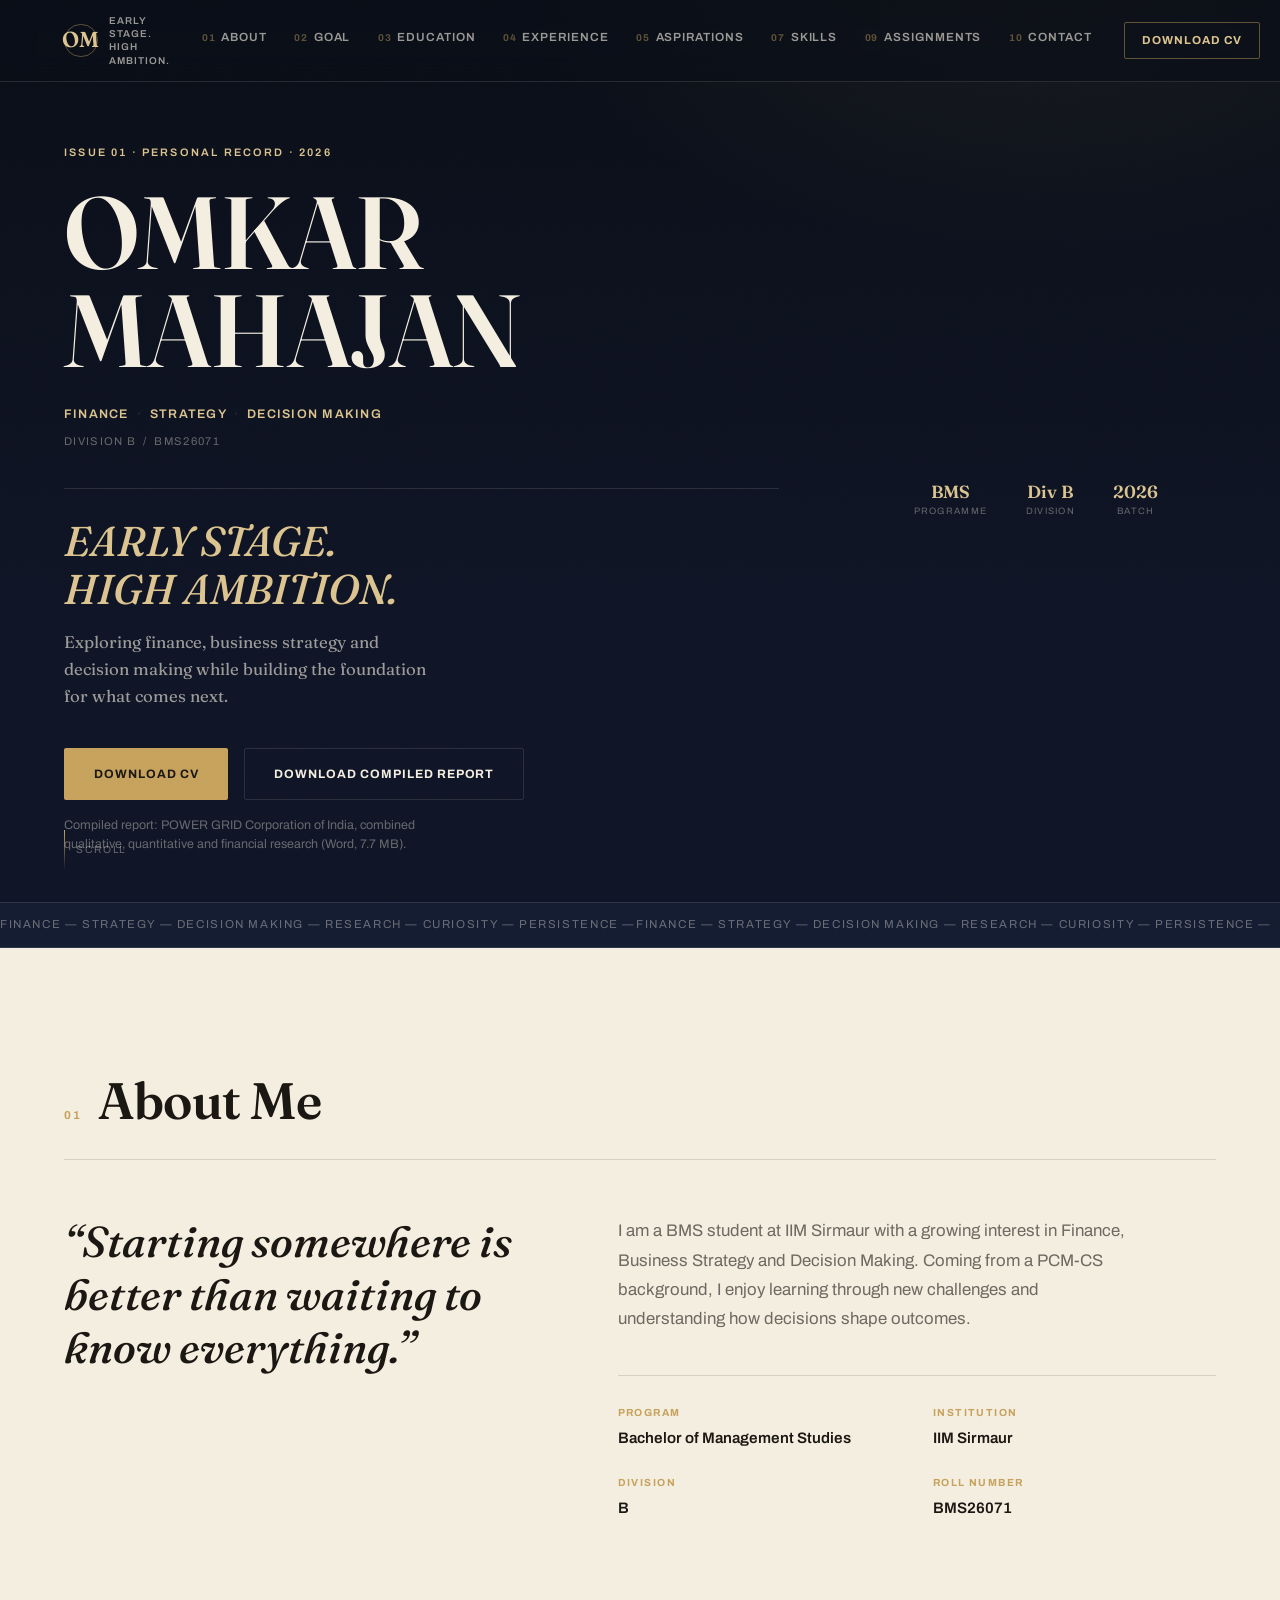
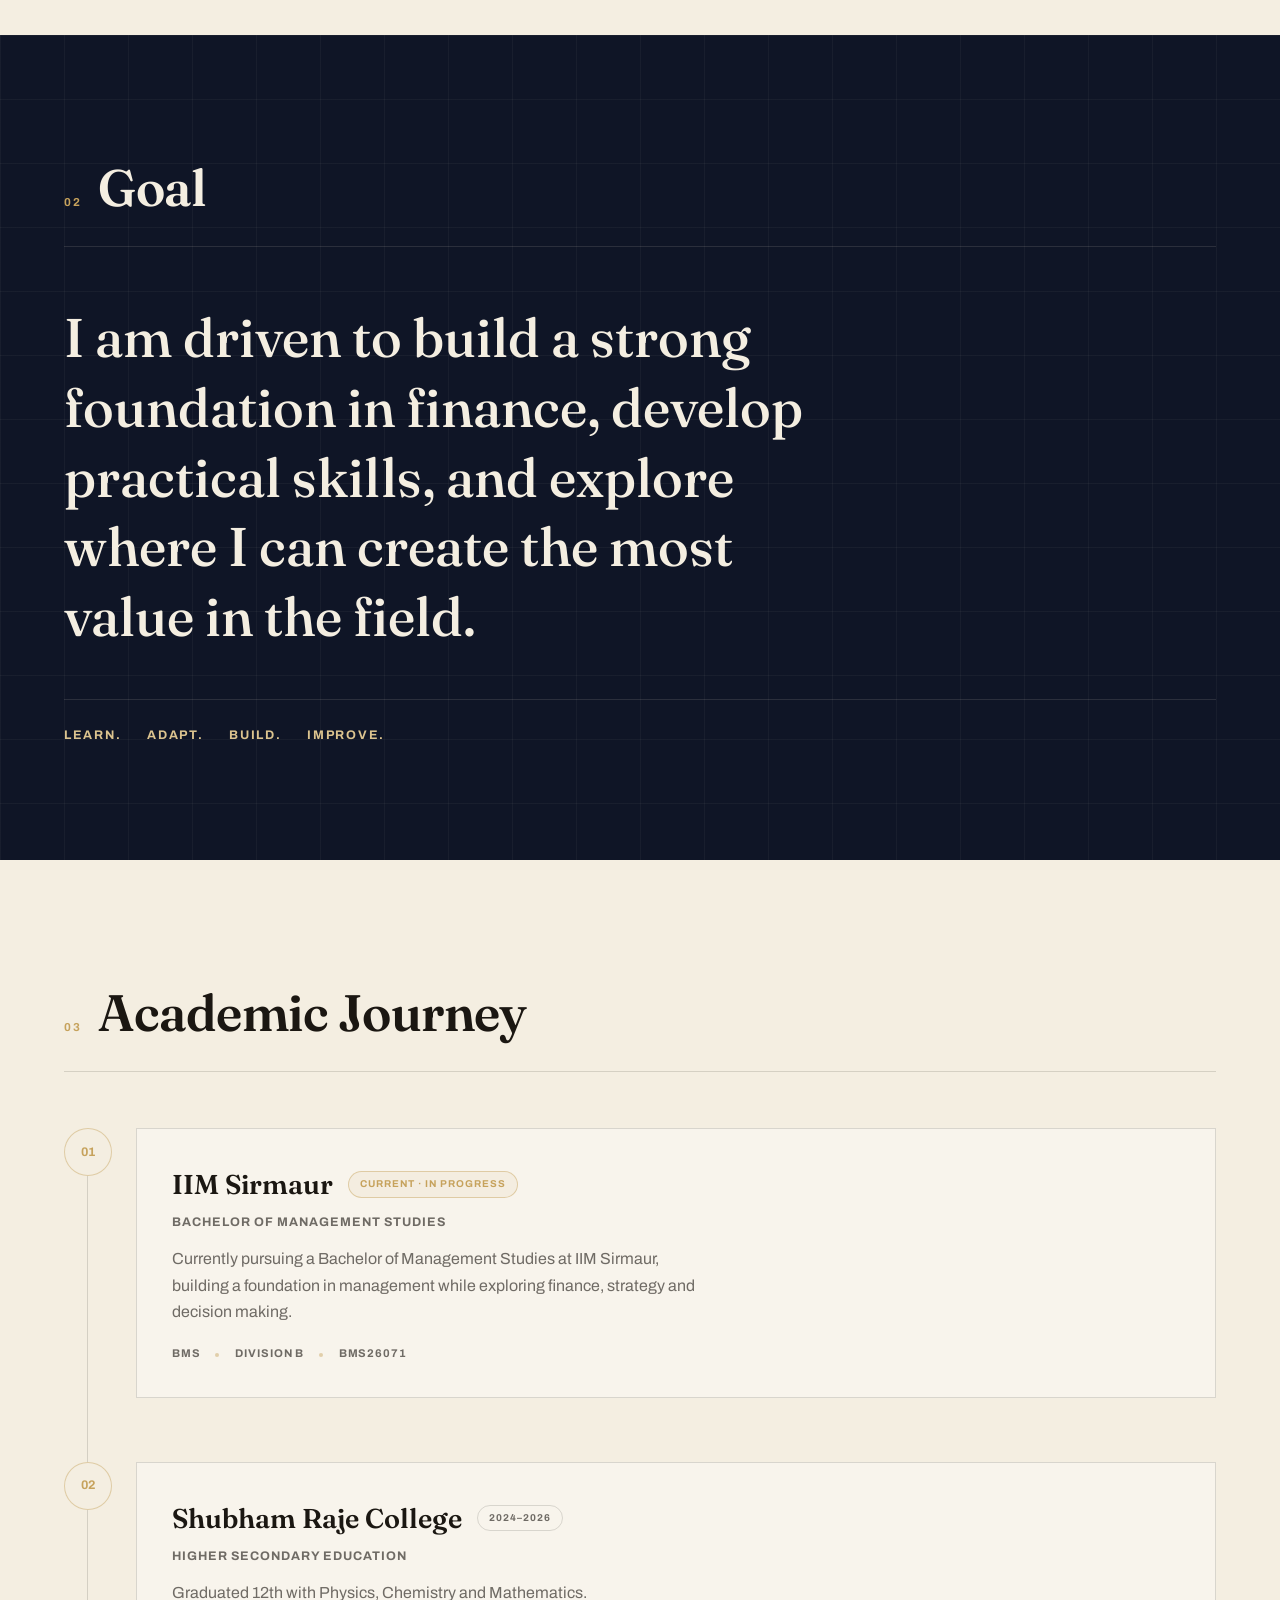
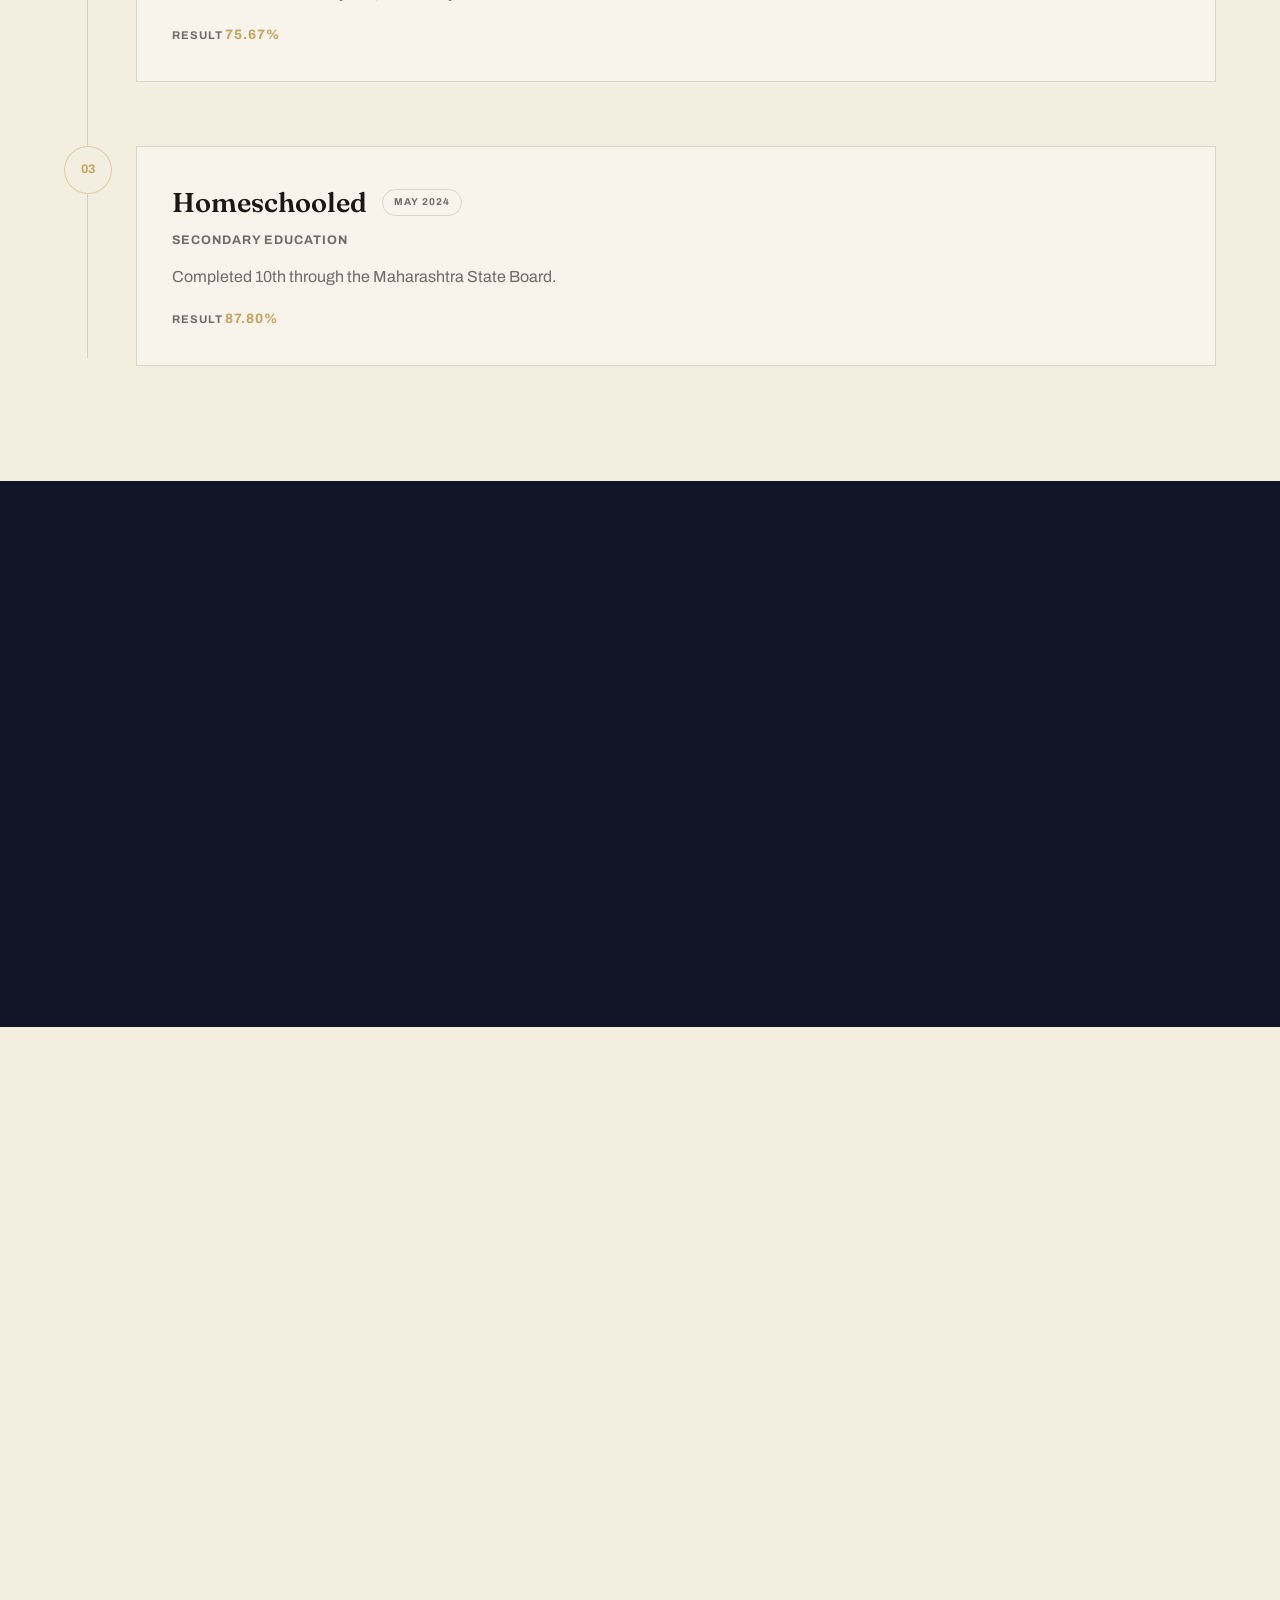
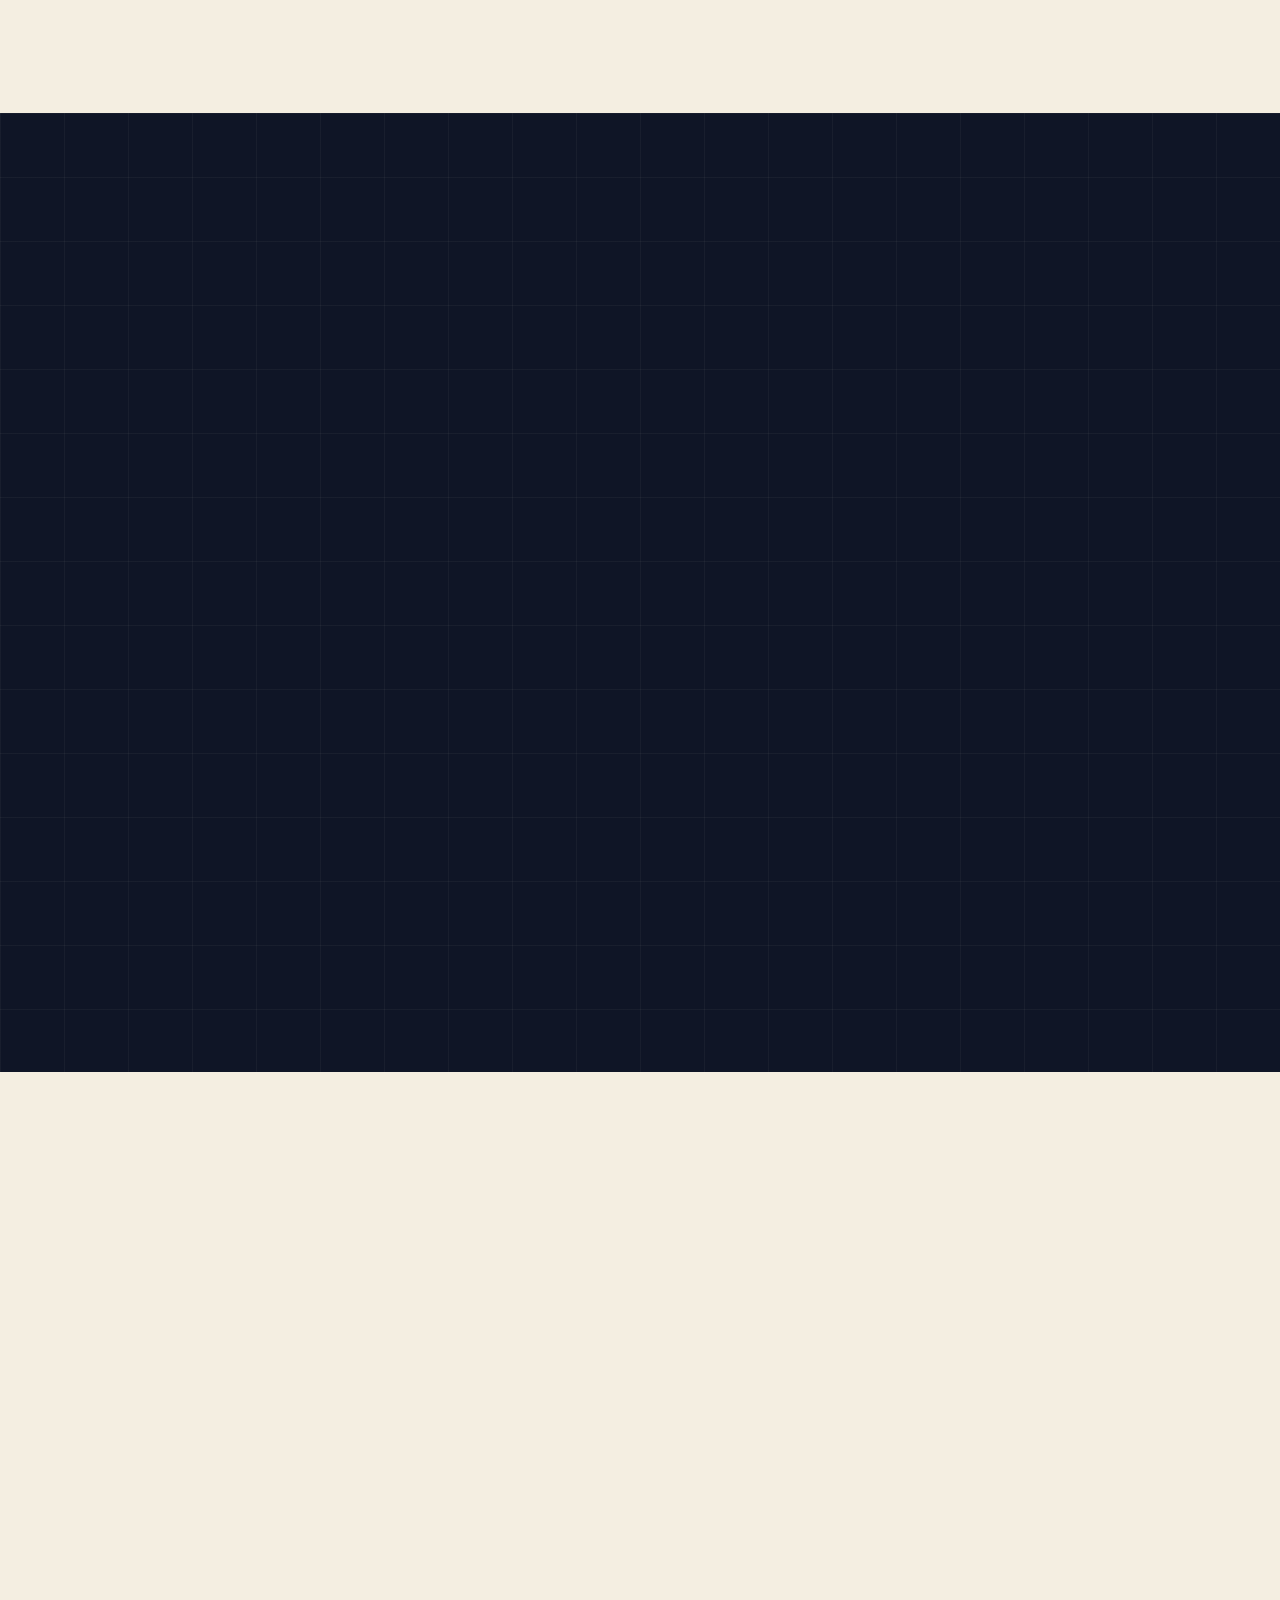
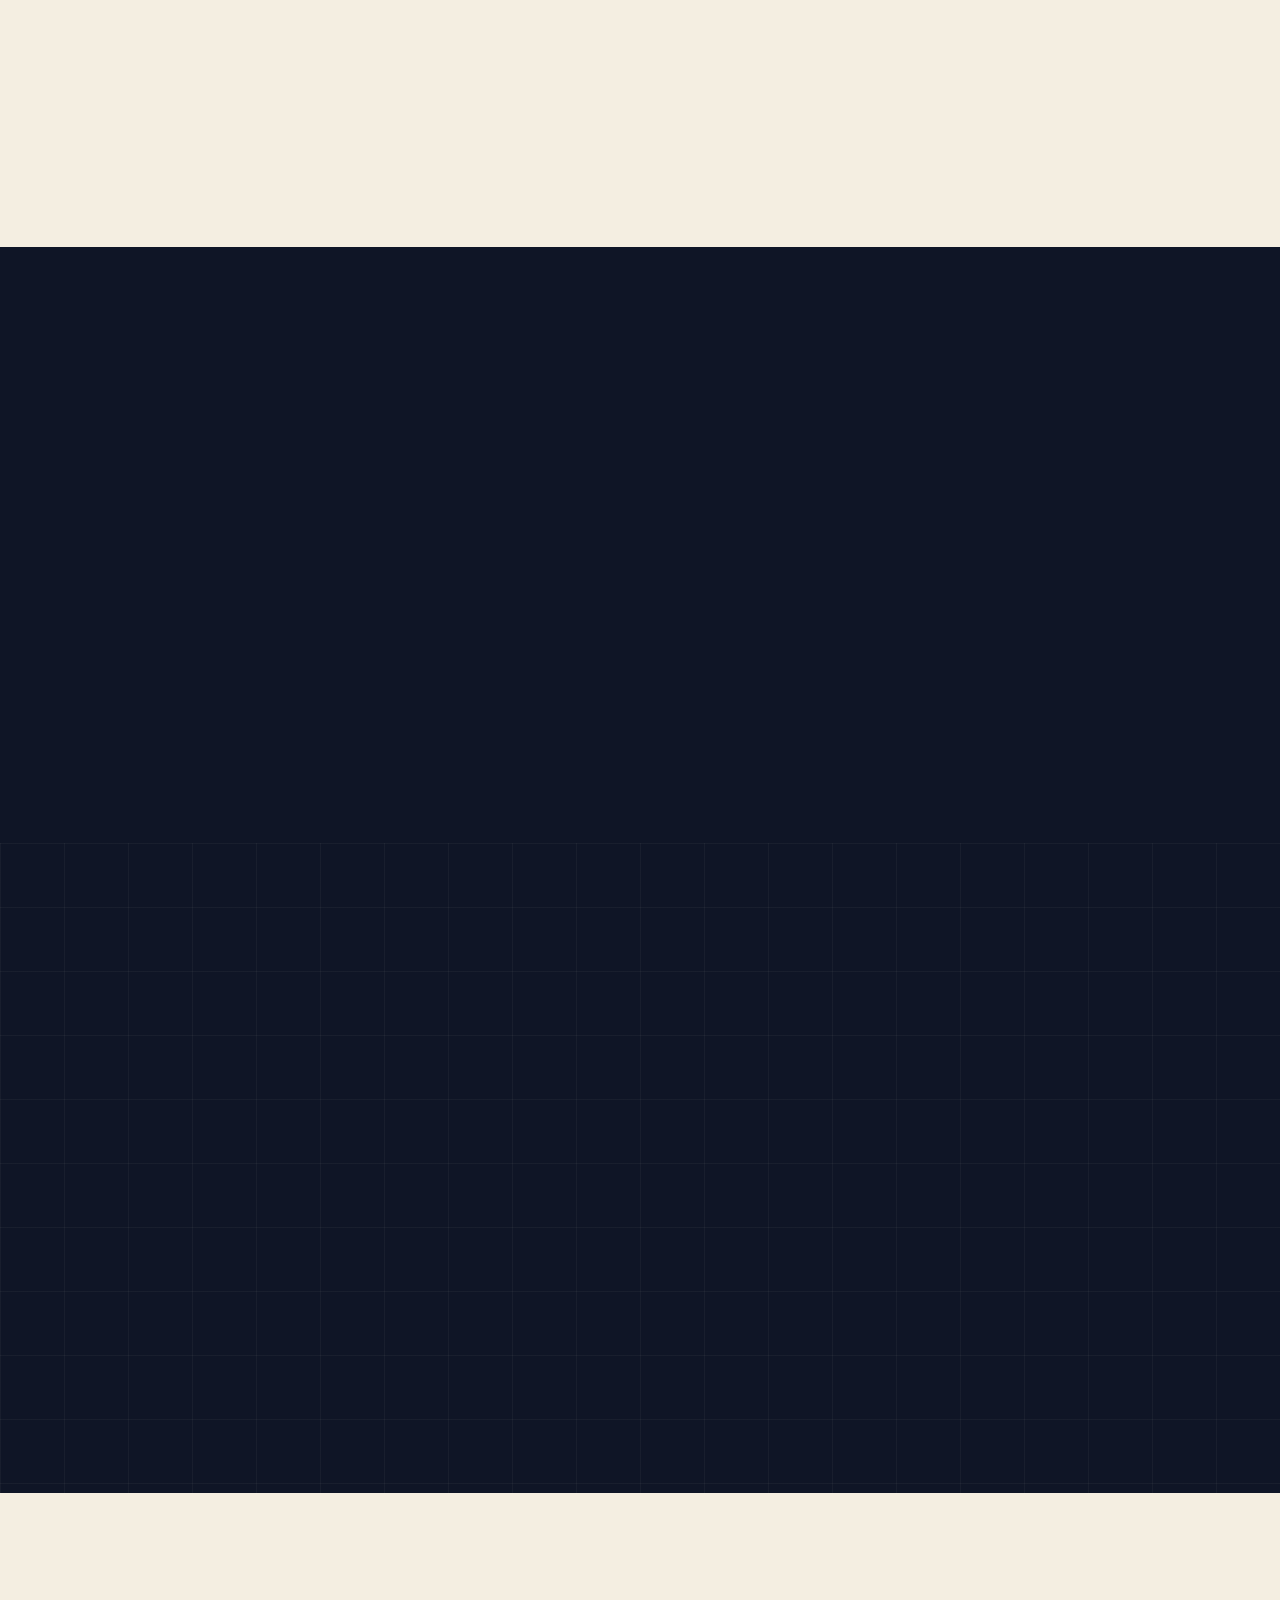
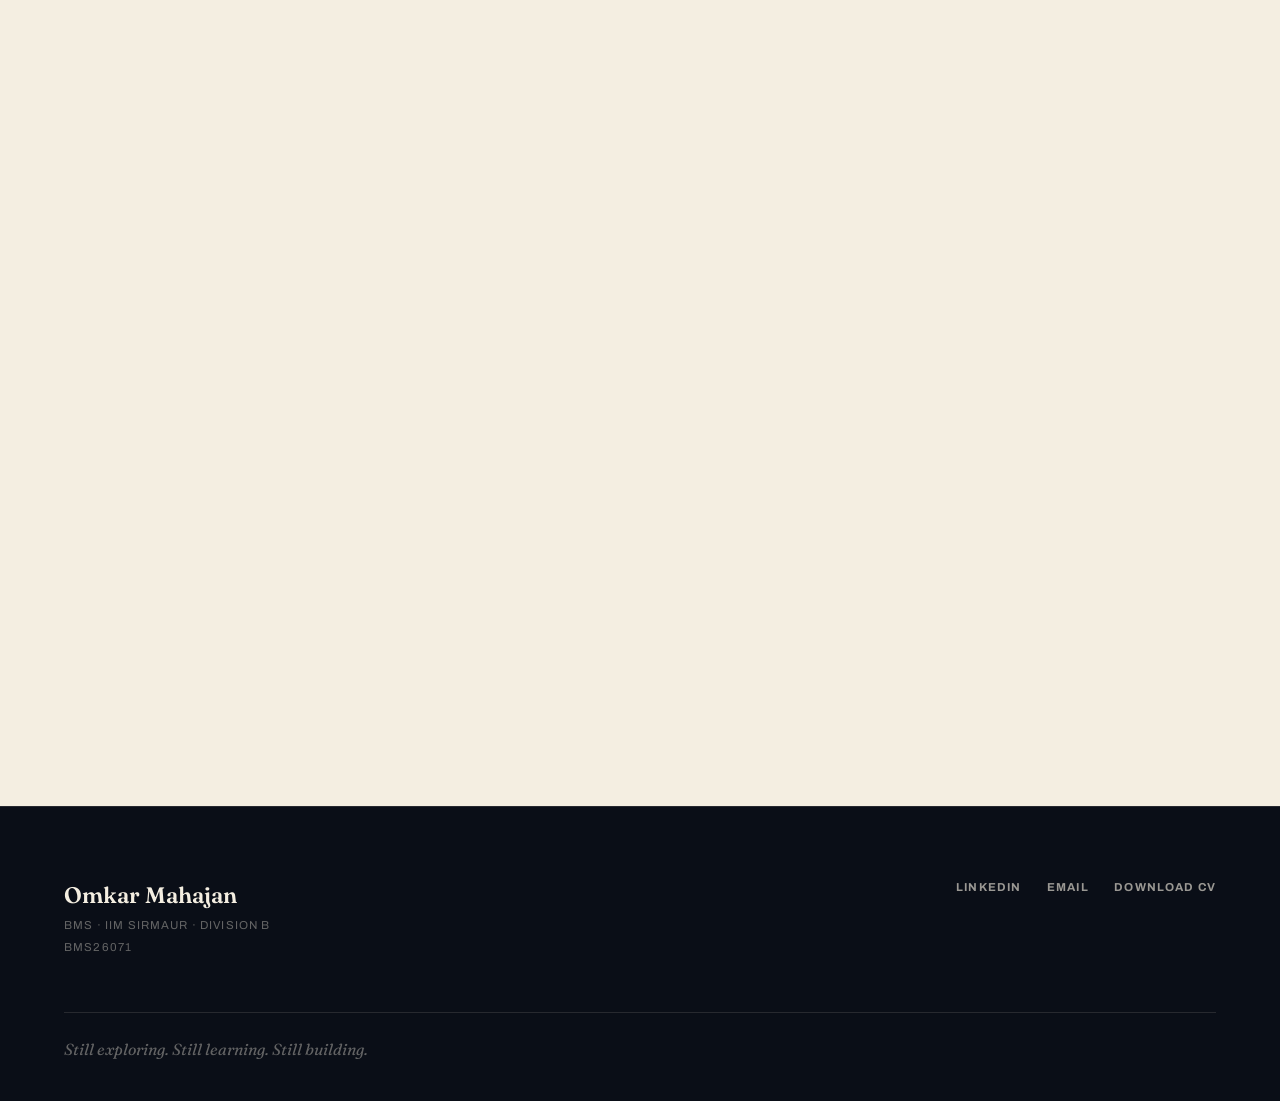
<file: index.html>
<!doctype html>
<html lang="en">
<head>
<meta charset="UTF-8" />
<meta name="viewport" content="width=device-width, initial-scale=1.0" />
<title>Omkar Mahajan — Early Stage. High Ambition.</title>
<meta name="description" content="Omkar Mahajan — BMS student at IIM Sirmaur exploring finance, business strategy and decision making. Early stage. High ambition." />
<link rel="icon" href="assets/images/favicon.svg" type="image/svg+xml" />
<link rel="preconnect" href="https://fonts.googleapis.com" />
<link rel="preconnect" href="https://fonts.gstatic.com" crossorigin />
<link href="https://fonts.googleapis.com/css2?family=Fraunces:ital,opsz,wght@0,9..144,300;0,9..144,400;0,9..144,500;0,9..144,600;0,9..144,700;1,9..144,400;1,9..144,500;1,9..144,600&family=Archivo:wght@400;500;600;700;800&display=swap" rel="stylesheet" />
<link rel="stylesheet" href="assets/css/style.css" />
</head>
<body>

<a class="skip-link" href="#main">Skip to content</a>

<!-- ===== NAVIGATION ===== -->
<header class="site-nav" id="site-nav">
  <div class="nav-inner">
    <a href="#top" class="nav-mark" aria-label="Omkar Mahajan — home">
      <span class="nav-mark-glyph">OM</span>
      <span class="nav-mark-text">EARLY STAGE.<br />HIGH AMBITION.</span>
    </a>

    <nav class="nav-links" aria-label="Primary">
      <a href="#about"><span class="idx">01</span>About</a>
      <a href="#goal"><span class="idx">02</span>Goal</a>
      <a href="#education"><span class="idx">03</span>Education</a>
      <a href="#experience"><span class="idx">04</span>Experience</a>
      <a href="#aspirations"><span class="idx">05</span>Aspirations</a>
      <a href="#skills"><span class="idx">07</span>Skills</a>
      <a href="#assignments"><span class="idx">09</span>Assignments</a>
      <a href="#contact"><span class="idx">10</span>Contact</a>
    </nav>

    <a class='nav-cv' download='ODMCV.html' href='/odmcv'>
      <span>Download CV</span>
    </a>

    <button class="nav-toggle" id="nav-toggle" aria-expanded="false" aria-controls="mobile-menu" aria-label="Open menu">
      <span></span><span></span><span></span>
    </button>
  </div>
</header>

<div class="mobile-menu" id="mobile-menu">
  <nav aria-label="Mobile primary">
    <a href="#about">About</a>
    <a href="#goal">Goal</a>
    <a href="#education">Education</a>
    <a href="#experience">Experience</a>
    <a href="#aspirations">Aspirations</a>
    <a href="#skills">Skills</a>
    <a href="#assignments">Assignments</a>
    <a href="#contact">Contact</a>
    <a class='mobile-cv' download='ODMCV.html' href='/odmcv'>Download CV</a>
  </nav>
  <div class="mobile-menu-foot">BMS26071 · Division B · IIM Sirmaur</div>
</div>

<main id="main">

<!-- ===== HERO ===== -->
<section class="hero" id="top">
  <div class="hero-grid">

    <div class="hero-text-col">
      <p class="hero-kicker" data-reveal="fade">ISSUE 01 · PERSONAL RECORD · 2026</p>

      <h1 class="hero-name" data-reveal="fade">
        <span class="line">OMKAR</span>
        <span class="line">MAHAJAN</span>
      </h1>

      <p class="hero-focus" data-reveal="fade">FINANCE <span>·</span> STRATEGY <span>·</span> DECISION MAKING</p>

      <p class="hero-meta" data-reveal="fade">DIVISION B &nbsp;/&nbsp; BMS26071</p>

      <div class="hero-statement" data-reveal="fade">
        <p class="hero-headline">EARLY STAGE.<br />HIGH AMBITION.</p>
        <p class="hero-sub">Exploring finance, business strategy and decision making while building the foundation for what comes next.</p>
      </div>

      <div class="hero-actions" data-reveal="fade">
        <a class='btn btn-filled' download='ODMCV.html' href='/odmcv'>
          <span>Download CV</span>
        </a>
        <a class="btn btn-outline" href="assets/docs/POWERGRID_Compiled_Research_Report.docx" download="POWERGRID_Compiled_Research_Report.docx">
          <span>Download Compiled Report</span>
        </a>
      </div>
      <p class="hero-report-note" data-reveal="fade">Compiled report: POWER GRID Corporation of India, combined qualitative, quantitative and financial research (Word, 7.7 MB).</p>
    </div>

    <div class="hero-card-col" data-reveal="portrait">
      <dl class="hero-stats">
        <div><dt>BMS</dt><dd>Programme</dd></div>
        <div><dt>Div B</dt><dd>Division</dd></div>
        <div><dt>2026</dt><dd>Batch</dd></div>
      </dl>
    </div>
  </div>

  <div class="scroll-cue" aria-hidden="true">
    <span class="scroll-line"></span>
    <span>SCROLL</span>
  </div>
</section>

<!-- ===== MARQUEE STRIP ===== -->
<div class="marquee-strip" aria-hidden="true">
  <div class="marquee-track">
    <span>FINANCE — STRATEGY — DECISION MAKING — RESEARCH — CURIOSITY — PERSISTENCE — </span>
    <span>FINANCE — STRATEGY — DECISION MAKING — RESEARCH — CURIOSITY — PERSISTENCE — </span>
  </div>
</div>

<!-- ===== ABOUT ===== -->
<section class="section section-cream" id="about">
  <div class="section-inner">
    <div class="section-head" data-reveal="fade">
      <span class="section-num">01</span>
      <h2 class="section-title">About Me</h2>
    </div>

    <div class="about-grid">
      <div class="about-statement" data-reveal="fade">
        <p>“Starting somewhere is better than waiting to know everything.”</p>
      </div>

      <div class="about-body" data-reveal="fade">
        <p class="about-copy">
          I am a BMS student at IIM Sirmaur with a growing interest in Finance, Business
          Strategy and Decision Making. Coming from a PCM&#8209;CS background, I enjoy
          learning through new challenges and understanding how decisions shape outcomes.
        </p>

        <dl class="meta-grid">
          <div>
            <dt>Program</dt>
            <dd>Bachelor of Management Studies</dd>
          </div>
          <div>
            <dt>Institution</dt>
            <dd>IIM Sirmaur</dd>
          </div>
          <div>
            <dt>Division</dt>
            <dd>B</dd>
          </div>
          <div>
            <dt>Roll Number</dt>
            <dd>BMS26071</dd>
          </div>
        </dl>
      </div>
    </div>
  </div>
</section>

<!-- ===== GOAL ===== -->
<section class="section section-dark section-grid-bg" id="goal">
  <div class="section-inner">
    <div class="section-head" data-reveal="fade">
      <span class="section-num">02</span>
      <h2 class="section-title">Goal</h2>
    </div>

    <div class="goal-layout">
      <p class="goal-statement" data-reveal="fade">
        I am driven to build a strong foundation in finance, develop practical skills, and
        explore where I can create the most value in the field.
      </p>

      <ul class="goal-tags" data-reveal="fade">
        <li>Learn.</li>
        <li>Adapt.</li>
        <li>Build.</li>
        <li>Improve.</li>
      </ul>
    </div>
  </div>
</section>

<!-- ===== EDUCATION ===== -->
<section class="section section-cream" id="education">
  <div class="section-inner">
    <div class="section-head" data-reveal="fade">
      <span class="section-num">03</span>
      <h2 class="section-title">Academic Journey</h2>
    </div>

    <ol class="timeline">
      <li class="timeline-item" data-reveal="fade">
        <div class="timeline-marker"><span>01</span></div>
        <div class="timeline-content">
          <div class="timeline-top">
            <h3>IIM Sirmaur</h3>
            <span class="pill pill-active">Current · In Progress</span>
          </div>
          <p class="timeline-degree">Bachelor of Management Studies</p>
          <p class="timeline-desc">
            Currently pursuing a Bachelor of Management Studies at IIM Sirmaur, building a
            foundation in management while exploring finance, strategy and decision making.
          </p>
          <div class="timeline-meta">
            <span>BMS</span>
            <span>Division B</span>
            <span>BMS26071</span>
          </div>
        </div>
      </li>

      <li class="timeline-item" data-reveal="fade">
        <div class="timeline-marker"><span>02</span></div>
        <div class="timeline-content">
          <div class="timeline-top">
            <h3>Shubham Raje College</h3>
            <span class="pill">2024–2026</span>
          </div>
          <p class="timeline-degree">Higher Secondary Education</p>
          <p class="timeline-desc">Graduated 12th with Physics, Chemistry and Mathematics.</p>
          <div class="timeline-meta">
            <span class="timeline-result">Result <strong>75.67%</strong></span>
          </div>
        </div>
      </li>

      <li class="timeline-item" data-reveal="fade">
        <div class="timeline-marker"><span>03</span></div>
        <div class="timeline-content">
          <div class="timeline-top">
            <h3>Homeschooled</h3>
            <span class="pill">May 2024</span>
          </div>
          <p class="timeline-degree">Secondary Education</p>
          <p class="timeline-desc">Completed 10th through the Maharashtra State Board.</p>
          <div class="timeline-meta">
            <span class="timeline-result">Result <strong>87.80%</strong></span>
          </div>
        </div>
      </li>
    </ol>
  </div>
</section>

<!-- ===== EXPERIENCE ===== -->
<section class="section section-dark" id="experience">
  <div class="section-inner">
    <div class="section-head" data-reveal="fade">
      <span class="section-num">04</span>
      <h2 class="section-title">Experience</h2>
    </div>

    <div class="experience-entry" data-reveal="fade">
      <span class="experience-year">2025<br />—<br />2026</span>
      <div class="experience-body">
        <h3>Worked as a Teacher</h3>
        <p>Taught students while developing practical communication, explanation and interpersonal skills.</p>
      </div>
    </div>
  </div>
</section>

<!-- ===== ASPIRATIONS ===== -->
<section class="section section-cream" id="aspirations">
  <div class="section-inner">
    <div class="section-head" data-reveal="fade">
      <span class="section-num">05</span>
      <h2 class="section-title">Aspirations</h2>
    </div>

    <div class="aspirations-grid">
      <p class="aspirations-lead" data-reveal="fade">
        I am still exploring where I fit within finance and the wider world of business.
        What I do know is that I want to keep learning, develop practical skills and put
        myself in environments that challenge me to improve.
      </p>

      <div class="aspirations-side" data-reveal="fade">
        <p class="aspirations-note">
          I combine analytical thinking, curiosity and persistence to solve problems and
          build towards a career in finance.
        </p>
        <ul class="tag-row">
          <li>Exploring</li>
          <li>Learning</li>
          <li>Grit</li>
          <li>Curiosity</li>
        </ul>
      </div>
    </div>
  </div>
</section>

<!-- ===== WHERE I AM NOW ===== -->
<section class="section section-dark section-grid-bg" id="where-i-am-now">
  <div class="section-inner">
    <div class="section-head" data-reveal="fade">
      <span class="section-num">06</span>
      <h2 class="section-title">Where I Am Now</h2>
    </div>

    <div class="win-copy">
      <p class="win-line win-line-lg" data-reveal="fade">I&#8217;m at the beginning of the journey.</p>
      <p class="win-line" data-reveal="fade">
        Finance interests me, but I&#8217;m still exploring where exactly I belong within
        the field. What I do have is the willingness to learn, the persistence to keep
        improving and the curiosity to understand how things work.
      </p>
      <p class="win-line" data-reveal="fade">
        Through IIM Sirmaur, new experiences and continuous learning, I&#8217;m building
        the foundation that will help me discover where I can create the most value.
      </p>
    </div>

    <div class="progress-track" data-reveal="fade" aria-hidden="true">
      <span class="progress-stage progress-stage-active">Exploring</span>
      <span class="progress-stage">Learning</span>
      <span class="progress-stage">Building</span>
      <span class="progress-stage progress-stage-muted">Specialising</span>
      <span class="progress-you">You are here</span>
    </div>
  </div>
</section>

<!-- ===== SKILLS ===== -->
<section class="section section-cream" id="skills">
  <div class="section-inner">
    <div class="section-head" data-reveal="fade">
      <span class="section-num">07</span>
      <h2 class="section-title">What I Bring</h2>
    </div>

    <div class="skills-grid">
      <div class="skill-card skill-card-primary" data-reveal="fade">
        <span class="skill-index">01</span>
        <h3>Problem Solving</h3>
        <p>Breaking unfamiliar problems down into smaller, workable questions.</p>
      </div>
      <div class="skill-card skill-card-primary" data-reveal="fade">
        <span class="skill-index">02</span>
        <h3>Research</h3>
        <p>Curiosity-driven research with an emphasis on understanding before concluding.</p>
      </div>
      <div class="skill-card skill-card-primary" data-reveal="fade">
        <span class="skill-index">03</span>
        <h3>Adaptability</h3>
        <p>Comfortable learning, adjusting and improving when circumstances change.</p>
      </div>
    </div>

    <ul class="skill-tags" data-reveal="fade">
      <li>Analytical Thinking</li>
      <li>Curiosity</li>
      <li>Persistence</li>
      <li>Communication</li>
      <li>Willingness to Learn</li>
    </ul>

    <div class="building-note" data-reveal="fade">
      <span class="building-dot" aria-hidden="true"></span>
      <p><strong>Currently building —</strong> no certifications yet. Time is going into coursework, reading and practical skills at IIM Sirmaur.</p>
    </div>
  </div>
</section>

<!-- ===== BEYOND THE CLASSROOM ===== -->
<section class="section section-dark" id="beyond">
  <div class="section-inner">
    <div class="section-head" data-reveal="fade">
      <span class="section-num">08</span>
      <h2 class="section-title">Beyond the Classroom</h2>
    </div>

    <div class="beyond-layout">
      <div class="beyond-words" data-reveal="fade">
        <span>Music</span>
        <span>Metal</span>
        <span>After Hours</span>
      </div>

      <div class="beyond-side" data-reveal="fade">
        <svg class="beyond-wave" viewBox="0 0 240 60" preserveAspectRatio="none" aria-hidden="true">
          <polyline points="0,30 15,30 22,8 30,52 38,18 46,44 54,26 62,34 70,12 78,48 86,30 94,30 240,30" />
        </svg>
        <p>Music enthusiast — metal music fan.</p>
      </div>
    </div>
  </div>
</section>

<!-- ===== ASSIGNMENTS ===== -->
<section class="section section-dark section-grid-bg" id="assignments">
  <div class="section-inner">
    <div class="section-head" data-reveal="fade">
      <span class="section-num">09</span>
      <h2 class="section-title">Assignments</h2>
    </div>

    <article class="assignment-card" data-reveal="fade">
      <span class="assignment-index">Assignment 01</span>
      <div class="assignment-body">
        <h3>POWERGRID — Financial Research Part 1</h3>
        <p>A structured research report on Power Grid Corporation of India covering stock details and peer valuation, revenue guidance, financial position and operating scale across 13 research sections.</p>
        <span class="assignment-meta">Word document · DOCX · 108 KB</span>
      </div>
      <a class="btn btn-filled" href="assets/docs/POWERGRID_Financial_Research_Part_1_Omkar_Mahajan.docx" download="POWERGRID_Financial_Research_Part_1_Omkar_Mahajan.docx">
        <span>Download</span>
      </a>
    </article>
  </div>
</section>

<!-- ===== CONTACT ===== -->
<section class="section section-cream" id="contact">
  <div class="section-inner">
    <div class="section-head" data-reveal="fade">
      <span class="section-num">10</span>
      <h2 class="section-title">Let&#8217;s Connect</h2>
    </div>

    <div class="contact-grid">
      <div class="contact-side" data-reveal="fade">
        <p class="contact-lead">
          Open to conversations, learning opportunities, internships, projects and
          experiences that help me grow.
        </p>

        <dl class="contact-details">
          <div><dt>Name</dt><dd>Omkar Mahajan</dd></div>
          <div><dt>Program</dt><dd>BMS · IIM Sirmaur</dd></div>
          <div><dt>Email</dt><dd><a href="mailto:omkarmahajan1713@gmail.com">omkarmahajan1713@gmail.com</a></dd></div>
          <div><dt>Phone</dt><dd><a href="tel:+919820463900">+91 98204 63900</a></dd></div>
          <div><dt>LinkedIn</dt><dd><a href="https://www.linkedin.com/in/omkar-mahajan-882124336/" target="_blank" rel="noopener">linkedin.com/in/omkar&#8209;mahajan</a></dd></div>
        </dl>
      </div>

      <div class="contact-form-wrap" data-reveal="fade">
        <form class="contact-form" id="contact-form" method="POST" name="contact" data-netlify="true" netlify-honeypot="bot-field">
          <input type="hidden" name="form-name" value="contact" />
          <p class="hp-field">
            <label>Don&#8217;t fill this out if you&#8217;re human: <input name="bot-field" /></label>
          </p>

          <div class="field">
            <label for="name">Name</label>
            <input type="text" id="name" name="name" autocomplete="name" required />
          </div>
          <div class="field">
            <label for="email">Email</label>
            <input type="email" id="email" name="email" autocomplete="email" required />
          </div>
          <div class="field">
            <label for="message">Message</label>
            <textarea id="message" name="message" rows="4" required></textarea>
          </div>

          <button type="submit" class="btn btn-filled btn-form">
            <span>Send Message</span>
          </button>

          <p class="form-status" id="form-status" role="status" aria-live="polite"></p>
        </form>
      </div>
    </div>
  </div>
</section>

</main>

<!-- ===== FOOTER ===== -->
<footer class="site-footer">
  <div class="footer-inner">
    <div class="footer-brand">
      <span class="footer-name">Omkar Mahajan</span>
      <span class="footer-sub">BMS · IIM Sirmaur · Division B</span>
      <span class="footer-sub">BMS26071</span>
    </div>

    <nav class="footer-links" aria-label="Footer">
      <a href="https://www.linkedin.com/in/omkar-mahajan-882124336/" target="_blank" rel="noopener">LinkedIn</a>
      <a href="mailto:omkarmahajan1713@gmail.com">Email</a>
      <a download='ODMCV.html' href='/odmcv'>Download CV</a>
    </nav>

    <p class="footer-closing">Still exploring. Still learning. Still building.</p>
  </div>
</footer>

<script src="assets/js/main.js" defer></script>
</body>
</html>
</file>
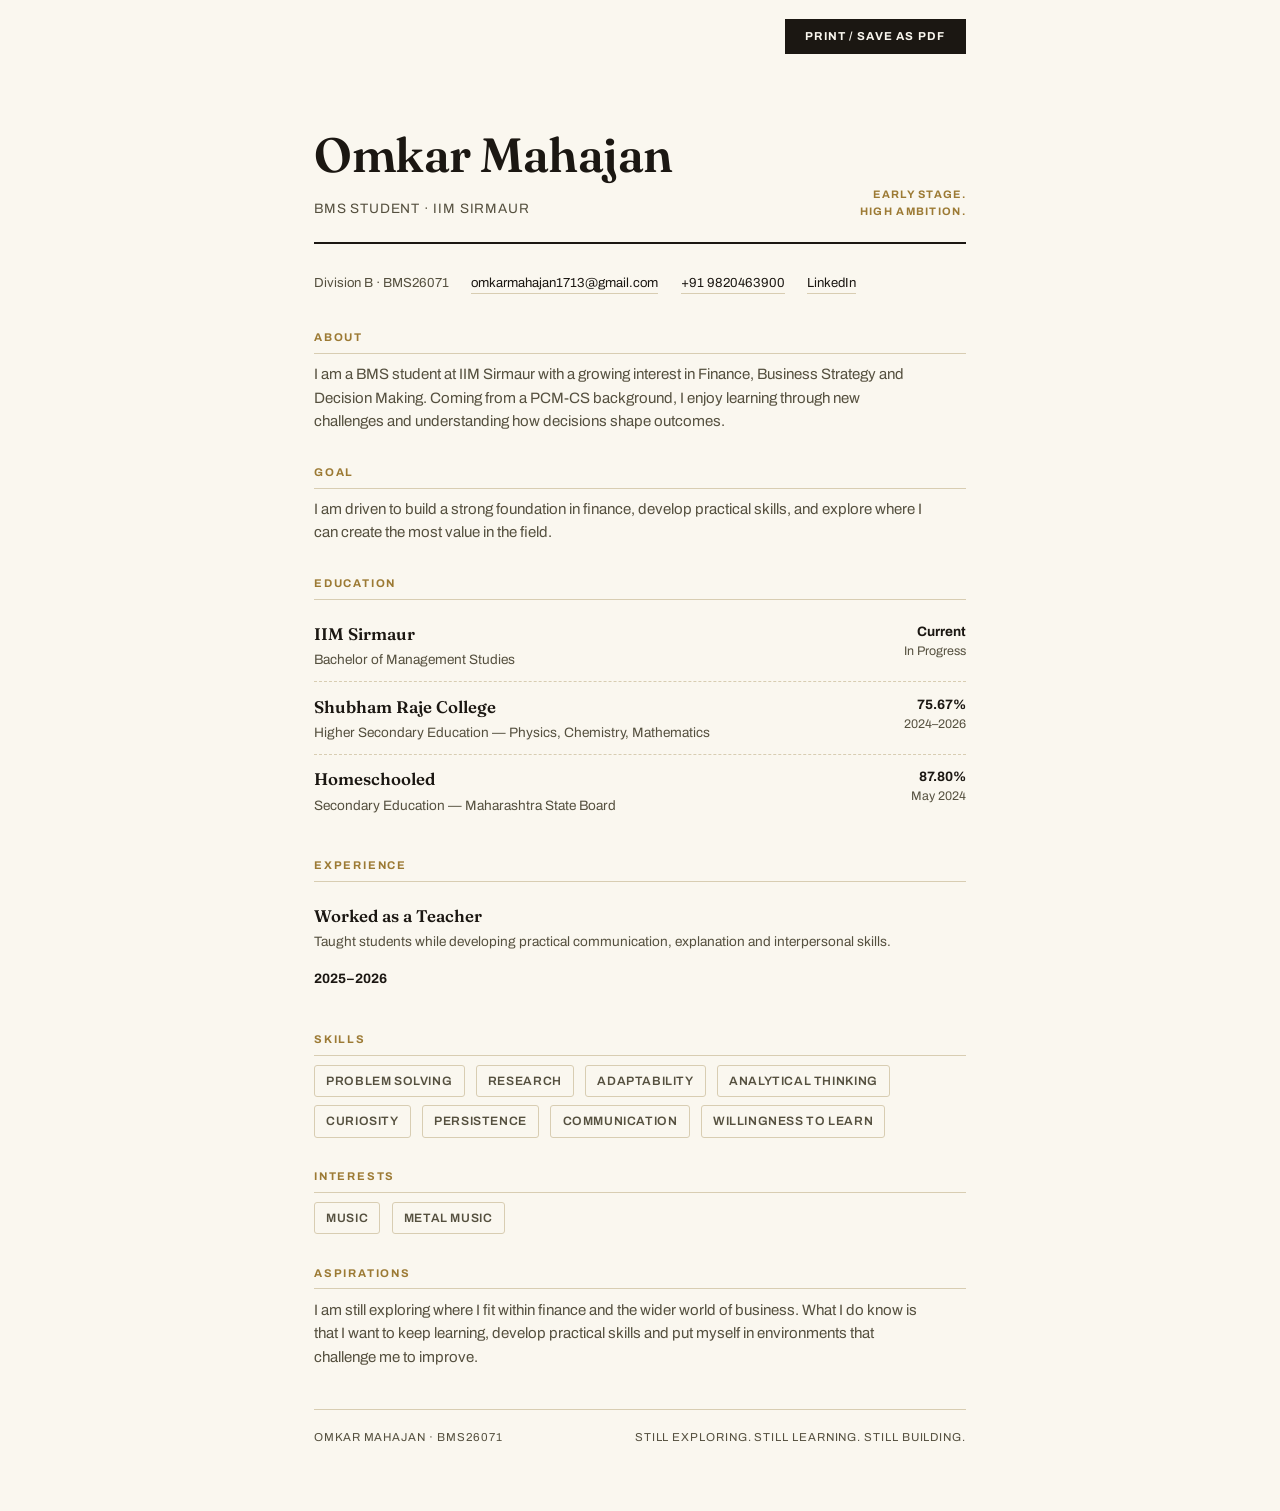
<file: odmcv.html>
<!doctype html>
<html lang="en">
<head>
<meta charset="UTF-8" />
<meta name="viewport" content="width=device-width, initial-scale=1.0" />
<title>Omkar Mahajan — Curriculum Vitae</title>
<meta name="description" content="Curriculum Vitae of Omkar Mahajan, BMS student at IIM Sirmaur." />
<link rel="preconnect" href="https://fonts.googleapis.com" />
<link rel="preconnect" href="https://fonts.gstatic.com" crossorigin />
<link href="https://fonts.googleapis.com/css2?family=Fraunces:ital,opsz,wght@0,9..144,400;0,9..144,600;1,9..144,400&family=Archivo:wght@400;500;600;700&display=swap" rel="stylesheet" />
<style>
  :root {
    --ink: #1b1712;
    --ink-soft: #55503f;
    --champagne: #9c7a34;
    --line: #d8cdb2;
    --cream: #faf7ef;
    --serif: "Fraunces", "Iowan Old Style", serif;
    --sans: "Archivo", "Helvetica Neue", sans-serif;
  }
  * { margin: 0; padding: 0; box-sizing: border-box; }
  body {
    font-family: var(--sans);
    color: var(--ink);
    background: var(--cream);
    line-height: 1.55;
  }
  .sheet {
    max-width: 780px;
    margin: 0 auto;
    padding: clamp(2rem, 6vw, 4rem);
  }
  header.cv-head {
    display: flex;
    justify-content: space-between;
    align-items: flex-end;
    gap: 1.5rem;
    border-bottom: 2px solid var(--ink);
    padding-bottom: 1.4rem;
    margin-bottom: 1.8rem;
    flex-wrap: wrap;
  }
  .cv-name {
    font-family: var(--serif);
    font-weight: 600;
    font-size: clamp(2.2rem, 6vw, 3rem);
    letter-spacing: -0.01em;
  }
  .cv-role {
    font-size: 0.85rem;
    letter-spacing: 0.06em;
    text-transform: uppercase;
    color: var(--ink-soft);
    margin-top: 0.4rem;
  }
  .cv-tag {
    text-align: right;
    font-size: 0.68rem;
    letter-spacing: 0.12em;
    text-transform: uppercase;
    color: var(--champagne);
    font-weight: 700;
  }
  .contact-strip {
    display: flex;
    flex-wrap: wrap;
    gap: 0.5rem 1.4rem;
    font-size: 0.82rem;
    color: var(--ink-soft);
    margin-bottom: 2.2rem;
  }
  .contact-strip a { color: var(--ink); text-decoration: none; border-bottom: 1px solid var(--line); }

  section.cv-section { margin-bottom: 1.9rem; }
  .cv-label {
    font-size: 0.7rem;
    letter-spacing: 0.16em;
    text-transform: uppercase;
    font-weight: 700;
    color: var(--champagne);
    margin-bottom: 0.6rem;
    border-bottom: 1px solid var(--line);
    padding-bottom: 0.4rem;
  }
  .cv-section p { font-size: 0.94rem; color: var(--ink-soft); max-width: 68ch; }

  .edu-item, .exp-item {
    display: flex;
    justify-content: space-between;
    gap: 1rem;
    padding: 0.7rem 0;
    border-bottom: 1px dashed var(--line);
    flex-wrap: wrap;
  }
  .edu-item:last-child, .exp-item:last-child { border-bottom: none; }
  .edu-main h3, .exp-main h3 {
    font-family: var(--serif);
    font-weight: 600;
    font-size: 1.05rem;
  }
  .edu-main .degree, .exp-main .role-desc {
    font-size: 0.85rem;
    color: var(--ink-soft);
    margin-top: 0.15rem;
  }
  .edu-side {
    text-align: right;
    font-size: 0.78rem;
    color: var(--ink-soft);
    white-space: nowrap;
  }
  .edu-side strong { color: var(--ink); display: block; font-size: 0.85rem; }

  .skills-list, .interests-list {
    display: flex;
    flex-wrap: wrap;
    gap: 0.5rem 0.7rem;
  }
  .skills-list li, .interests-list li {
    font-size: 0.76rem;
    letter-spacing: 0.05em;
    text-transform: uppercase;
    font-weight: 600;
    border: 1px solid var(--line);
    padding: 0.35rem 0.7rem;
    border-radius: 3px;
    color: var(--ink-soft);
    list-style: none;
  }

  footer.cv-foot {
    margin-top: 2.5rem;
    padding-top: 1.2rem;
    border-top: 1px solid var(--line);
    font-size: 0.72rem;
    letter-spacing: 0.08em;
    text-transform: uppercase;
    color: var(--ink-soft);
    display: flex;
    justify-content: space-between;
    flex-wrap: wrap;
    gap: 0.5rem;
  }

  .print-bar {
    max-width: 780px;
    margin: 1.2rem auto 0;
    padding: 0 clamp(2rem, 6vw, 4rem);
    display: flex;
    justify-content: flex-end;
  }
  .print-btn {
    font-family: var(--sans);
    font-size: 0.72rem;
    letter-spacing: 0.1em;
    text-transform: uppercase;
    font-weight: 700;
    background: var(--ink);
    color: var(--cream);
    border: none;
    padding: 0.7rem 1.3rem;
    cursor: pointer;
  }

  @media print {
    .print-bar { display: none; }
    body { background: #fff; }
    .sheet { padding: 0.5in; max-width: 100%; }
  }

  @media (max-width: 560px) {
    .cv-head { flex-direction: column; align-items: flex-start; }
    .cv-tag { text-align: left; }
    .edu-item, .exp-item { flex-direction: column; }
    .edu-side { text-align: left; }
  }
</style>
</head>
<body>

<div class="print-bar">
  <button class="print-btn" onclick="window.print()">Print / Save as PDF</button>
</div>

<div class="sheet">

  <header class="cv-head">
    <div>
      <div class="cv-name">Omkar Mahajan</div>
      <div class="cv-role">BMS Student · IIM Sirmaur</div>
    </div>
    <div class="cv-tag">Early Stage.<br />High Ambition.</div>
  </header>

  <div class="contact-strip">
    <span>Division B · BMS26071</span>
    <a href="mailto:omkarmahajan1713@gmail.com">omkarmahajan1713@gmail.com</a>
    <a href="tel:+919820463900">+91 9820463900</a>
    <a href="https://www.linkedin.com/in/omkar-mahajan-882124336/" target="_blank" rel="noopener">LinkedIn</a>
  </div>

  <section class="cv-section">
    <div class="cv-label">About</div>
    <p>I am a BMS student at IIM Sirmaur with a growing interest in Finance, Business Strategy and Decision Making. Coming from a PCM-CS background, I enjoy learning through new challenges and understanding how decisions shape outcomes.</p>
  </section>

  <section class="cv-section">
    <div class="cv-label">Goal</div>
    <p>I am driven to build a strong foundation in finance, develop practical skills, and explore where I can create the most value in the field.</p>
  </section>

  <section class="cv-section">
    <div class="cv-label">Education</div>

    <div class="edu-item">
      <div class="edu-main">
        <h3>IIM Sirmaur</h3>
        <div class="degree">Bachelor of Management Studies</div>
      </div>
      <div class="edu-side"><strong>Current</strong>In Progress</div>
    </div>

    <div class="edu-item">
      <div class="edu-main">
        <h3>Shubham Raje College</h3>
        <div class="degree">Higher Secondary Education — Physics, Chemistry, Mathematics</div>
      </div>
      <div class="edu-side"><strong>75.67%</strong>2024–2026</div>
    </div>

    <div class="edu-item">
      <div class="edu-main">
        <h3>Homeschooled</h3>
        <div class="degree">Secondary Education — Maharashtra State Board</div>
      </div>
      <div class="edu-side"><strong>87.80%</strong>May 2024</div>
    </div>
  </section>

  <section class="cv-section">
    <div class="cv-label">Experience</div>
    <div class="exp-item">
      <div class="exp-main">
        <h3>Worked as a Teacher</h3>
        <div class="role-desc">Taught students while developing practical communication, explanation and interpersonal skills.</div>
      </div>
      <div class="edu-side"><strong>2025–2026</strong></div>
    </div>
  </section>

  <section class="cv-section">
    <div class="cv-label">Skills</div>
    <ul class="skills-list">
      <li>Problem Solving</li>
      <li>Research</li>
      <li>Adaptability</li>
      <li>Analytical Thinking</li>
      <li>Curiosity</li>
      <li>Persistence</li>
      <li>Communication</li>
      <li>Willingness to Learn</li>
    </ul>
  </section>

  <section class="cv-section">
    <div class="cv-label">Interests</div>
    <ul class="interests-list">
      <li>Music</li>
      <li>Metal Music</li>
    </ul>
  </section>

  <section class="cv-section">
    <div class="cv-label">Aspirations</div>
    <p>I am still exploring where I fit within finance and the wider world of business. What I do know is that I want to keep learning, develop practical skills and put myself in environments that challenge me to improve.</p>
  </section>

  <footer class="cv-foot">
    <span>Omkar Mahajan · BMS26071</span>
    <span>Still Exploring. Still Learning. Still Building.</span>
  </footer>

</div>
</body>
</html>
</file>
<file: assets/css/style.css>
/* =========================================================
   OMKAR MAHAJAN — PERSONAL RECORD
   Dark luxury / finance-editorial design system
   ========================================================= */

:root {
  --midnight: #0a0e17;
  --navy: #0f1526;
  --navy-soft: #151d33;
  --navy-line: rgba(243, 236, 223, 0.12);
  --cream: #f4eee1;
  --cream-deep: #eae1cd;
  --ink: #1b1712;
  --ink-soft: rgba(27, 23, 18, 0.62);
  --parchment-line: rgba(27, 23, 18, 0.14);
  --champagne: #c6a25c;
  --champagne-soft: #dcc48f;
  --champagne-line: rgba(198, 162, 92, 0.45);
  --cream-text: #f4eee1;
  --cream-text-soft: rgba(244, 238, 225, 0.62);
  --cream-text-faint: rgba(244, 238, 225, 0.38);

  --serif: "Fraunces", "Iowan Old Style", serif;
  --sans: "Archivo", "Helvetica Neue", sans-serif;

  --section-pad: clamp(4.5rem, 9vw, 8.5rem);
  --edge-pad: clamp(1.5rem, 5vw, 4.5rem);

  --ease: cubic-bezier(0.16, 1, 0.3, 1);
}

/* ---------- RESET ---------- */
* { margin: 0; padding: 0; box-sizing: border-box; }

html {
  scroll-behavior: smooth;
  -webkit-text-size-adjust: 100%;
}

body {
  background: var(--navy);
  color: var(--cream-text);
  font-family: var(--sans);
  line-height: 1.5;
  overflow-x: hidden;
  position: relative;
}

/* fixed grain overlay */
body::before {
  content: "";
  position: fixed;
  inset: 0;
  z-index: 999;
  pointer-events: none;
  opacity: 0.045;
  mix-blend-mode: overlay;
  background-image: url("data:image/svg+xml,%3Csvg xmlns='http://www.w3.org/2000/svg' width='140' height='140'%3E%3Cfilter id='n'%3E%3CfeTurbulence type='fractalNoise' baseFrequency='0.9' numOctaves='2' stitchTiles='stitch'/%3E%3C/filter%3E%3Crect width='100%25' height='100%25' filter='url(%23n)'/%3E%3C/svg%3E");
}

img { max-width: 100%; display: block; }
a { color: inherit; text-decoration: none; }
ul, ol { list-style: none; }
button { font: inherit; background: none; border: none; cursor: pointer; color: inherit; }
input, textarea { font: inherit; }

.skip-link {
  position: absolute;
  left: -999px;
  top: 0;
  background: var(--champagne);
  color: var(--ink);
  padding: 0.6rem 1rem;
  z-index: 1001;
}
.skip-link:focus { left: 1rem; top: 1rem; }

:focus-visible {
  outline: 2px solid var(--champagne);
  outline-offset: 3px;
}

@media (prefers-reduced-motion: reduce) {
  *, *::before, *::after {
    animation-duration: 0.01ms !important;
    animation-iteration-count: 1 !important;
    transition-duration: 0.01ms !important;
    scroll-behavior: auto !important;
  }
}

/* ---------- REVEAL ANIMATIONS ---------- */
[data-reveal] {
  opacity: 0;
  transform: translateY(22px);
  transition: opacity 0.9s var(--ease), transform 0.9s var(--ease);
}
[data-reveal].is-visible {
  opacity: 1;
  transform: translateY(0);
}
[data-reveal="portrait"] {
  transform: translateY(0) scale(0.96);
  transition: opacity 1.1s var(--ease), transform 1.1s var(--ease);
}
[data-reveal="portrait"].is-visible { opacity: 1; transform: scale(1); }

/* ---------- TYPOGRAPHY HELPERS ---------- */
.section-num {
  font-family: var(--sans);
  font-size: 0.72rem;
  font-weight: 700;
  letter-spacing: 0.18em;
  color: var(--champagne);
  display: block;
  margin-bottom: 0.6rem;
}

/* =========================================================
   NAVIGATION
   ========================================================= */
.site-nav {
  position: fixed;
  top: 0; left: 0; right: 0;
  z-index: 500;
  background: rgba(10, 14, 23, 0.72);
  backdrop-filter: blur(14px) saturate(140%);
  border-bottom: 1px solid var(--navy-line);
  transition: background 0.4s var(--ease), border-color 0.4s var(--ease);
}
.site-nav.is-scrolled {
  background: rgba(10, 14, 23, 0.92);
}
.nav-inner {
  max-width: 1400px;
  margin: 0 auto;
  padding: 0.85rem var(--edge-pad);
  display: flex;
  align-items: center;
  gap: 2rem;
}
.nav-mark {
  display: flex;
  align-items: center;
  gap: 0.7rem;
  margin-right: auto;
}
.nav-mark-glyph {
  font-family: var(--serif);
  font-weight: 600;
  font-size: 1.35rem;
  border: 1px solid var(--champagne-line);
  width: 2.1rem;
  height: 2.1rem;
  display: flex;
  align-items: center;
  justify-content: center;
  border-radius: 50%;
  color: var(--champagne-soft);
  flex-shrink: 0;
}
.nav-mark-text {
  font-size: 0.62rem;
  letter-spacing: 0.1em;
  line-height: 1.35;
  color: var(--cream-text-soft);
  font-weight: 600;
  display: none;
}
@media (min-width: 640px) {
  .nav-mark-text { display: block; }
}

.nav-links {
  display: none;
  align-items: center;
  gap: 1.7rem;
}
@media (min-width: 1050px) {
  .nav-links { display: flex; }
}
.nav-links a {
  font-size: 0.74rem;
  font-weight: 600;
  letter-spacing: 0.08em;
  text-transform: uppercase;
  color: var(--cream-text-soft);
  position: relative;
  padding-bottom: 0.35rem;
  transition: color 0.3s var(--ease);
  display: inline-flex;
  align-items: baseline;
  gap: 0.35rem;
}
.nav-links a .idx {
  font-size: 0.62rem;
  color: var(--champagne-line);
  font-weight: 700;
}
.nav-links a::after {
  content: "";
  position: absolute;
  left: 0; bottom: 0;
  width: 0%;
  height: 1px;
  background: var(--champagne);
  transition: width 0.35s var(--ease);
}
.nav-links a:hover,
.nav-links a:focus-visible {
  color: var(--cream-text);
}
.nav-links a:hover::after,
.nav-links a:focus-visible::after { width: 100%; }

.nav-cv {
  display: none;
  border: 1px solid var(--champagne-line);
  color: var(--champagne-soft);
  font-size: 0.72rem;
  font-weight: 700;
  letter-spacing: 0.08em;
  text-transform: uppercase;
  padding: 0.55rem 1.1rem;
  border-radius: 2px;
  transition: background 0.3s var(--ease), color 0.3s var(--ease), border-color 0.3s var(--ease);
  flex-shrink: 0;
}
@media (min-width: 800px) {
  .nav-cv { display: inline-flex; }
}
.nav-cv:hover, .nav-cv:focus-visible {
  background: var(--champagne);
  color: var(--ink);
  border-color: var(--champagne);
}

.nav-toggle {
  display: flex;
  flex-direction: column;
  gap: 5px;
  width: 26px;
  padding: 0.4rem 0;
  flex-shrink: 0;
}
@media (min-width: 1050px) {
  .nav-toggle { display: none; }
}
.nav-toggle span {
  height: 1px;
  width: 100%;
  background: var(--cream-text);
  transition: transform 0.3s var(--ease), opacity 0.3s var(--ease);
}
.nav-toggle[aria-expanded="true"] span:nth-child(1) { transform: translateY(6px) rotate(45deg); }
.nav-toggle[aria-expanded="true"] span:nth-child(2) { opacity: 0; }
.nav-toggle[aria-expanded="true"] span:nth-child(3) { transform: translateY(-6px) rotate(-45deg); }

.mobile-menu {
  position: fixed;
  inset: 0;
  z-index: 490;
  background: var(--midnight);
  display: flex;
  flex-direction: column;
  justify-content: center;
  padding: 6rem var(--edge-pad) 3rem;
  transform: translateY(-100%);
  transition: transform 0.5s var(--ease);
  visibility: hidden;
}
.mobile-menu.is-open {
  transform: translateY(0);
  visibility: visible;
}
.mobile-menu nav {
  display: flex;
  flex-direction: column;
  gap: 1.1rem;
}
.mobile-menu nav a {
  font-family: var(--serif);
  font-size: 2.1rem;
  font-weight: 500;
  color: var(--cream-text);
  border-bottom: 1px solid var(--navy-line);
  padding-bottom: 0.6rem;
}
.mobile-menu nav a.mobile-cv {
  color: var(--champagne-soft);
  font-family: var(--sans);
  font-size: 0.9rem;
  letter-spacing: 0.08em;
  text-transform: uppercase;
  border-bottom: none;
  margin-top: 0.5rem;
}
.mobile-menu-foot {
  margin-top: 3rem;
  font-size: 0.7rem;
  letter-spacing: 0.12em;
  color: var(--cream-text-faint);
  text-transform: uppercase;
}

/* =========================================================
   HERO
   ========================================================= */
.hero {
  min-height: 100vh;
  padding: clamp(7rem, 14vw, 9rem) var(--edge-pad) 3rem;
  display: flex;
  flex-direction: column;
  justify-content: center;
  position: relative;
  background:
    radial-gradient(ellipse 900px 520px at 82% -6%, rgba(198,162,92,0.09), transparent 60%),
    linear-gradient(180deg, var(--midnight), var(--navy) 70%);
}

.hero-grid {
  max-width: 1400px;
  margin: 0 auto;
  width: 100%;
  display: grid;
  grid-template-columns: 1fr;
  gap: 3rem;
  align-items: center;
}
@media (min-width: 900px) {
  .hero-grid { grid-template-columns: 1fr minmax(280px, 360px); gap: clamp(2.5rem, 6vw, 6rem); }
}

/* Portrait card (right of the name) */
.hero-card-col { display: flex; flex-direction: column; align-items: center; gap: 1.6rem; }
.player-card {
  width: 100%;
  max-width: 320px;
  padding: 1rem 1rem 1.3rem;
  background: var(--midnight);
  border: 1px solid var(--champagne-line);
  border-radius: 14px;
  box-shadow: 0 24px 60px rgba(0, 0, 0, 0.5);
  transform: rotate(-3deg);
  transition: transform 0.5s var(--ease);
}
.player-card:hover { transform: rotate(0deg) translateY(-4px); }
.player-card-top {
  display: flex;
  justify-content: space-between;
  align-items: baseline;
  margin-bottom: 0.8rem;
  padding: 0 0.2rem;
}
.player-card-num { font-family: var(--serif); font-weight: 700; font-size: 1.15rem; color: var(--champagne); }
.player-card-org { font-size: 0.58rem; letter-spacing: 0.14em; color: var(--cream-text-soft); }
.player-card-photo {
  display: block;
  width: 100%;
  aspect-ratio: 1 / 1;
  object-fit: cover;
  object-position: 50% 30%;
  border-radius: 8px;
  background: #d9d6d0;
}
.player-card figcaption { display: flex; flex-direction: column; align-items: center; gap: 0.35rem; margin-top: 1rem; }
.player-card-name { font-family: var(--serif); font-weight: 600; font-size: 1.15rem; letter-spacing: 0.04em; color: var(--cream-text); }
.player-card-role { font-size: 0.62rem; letter-spacing: 0.16em; font-weight: 700; color: var(--champagne); }
.hero-stats { display: flex; gap: clamp(1.5rem, 4vw, 2.4rem); text-align: center; }
.hero-stats dt { font-family: var(--serif); font-weight: 600; font-size: 1.1rem; color: var(--champagne-soft); }
.hero-stats dd { font-size: 0.58rem; letter-spacing: 0.14em; text-transform: uppercase; color: var(--cream-text-faint); }
.hero-report-note { margin-top: 1rem; font-size: 0.78rem; color: var(--cream-text-faint); max-width: 52ch; }

.hero-text-col { max-width: 760px; }

.hero-kicker {
  font-size: 0.68rem;
  letter-spacing: 0.2em;
  text-transform: uppercase;
  color: var(--champagne-soft);
  margin-bottom: 1.4rem;
  font-weight: 600;
}

.hero-name {
  font-family: var(--serif);
  font-weight: 600;
  font-size: clamp(3.2rem, 9vw, 6.4rem);
  line-height: 0.96;
  letter-spacing: -0.01em;
  color: var(--cream-text);
  margin-bottom: 1.6rem;
}
.hero-name .line { display: block; }

.hero-role {
  font-size: 0.95rem;
  font-weight: 700;
  letter-spacing: 0.06em;
  text-transform: uppercase;
  color: var(--cream-text);
  line-height: 1.5;
  margin-bottom: 1rem;
}
.hero-focus {
  font-size: 0.78rem;
  font-weight: 600;
  letter-spacing: 0.1em;
  text-transform: uppercase;
  color: var(--champagne-soft);
  margin-bottom: 0.6rem;
}
.hero-focus span { color: var(--navy-line); margin: 0 0.3em; }
.hero-meta {
  font-size: 0.7rem;
  letter-spacing: 0.12em;
  text-transform: uppercase;
  color: var(--cream-text-faint);
  margin-bottom: 2.4rem;
}

.hero-statement {
  border-top: 1px solid var(--navy-line);
  padding-top: 1.8rem;
  margin-bottom: 2.4rem;
}
.hero-headline {
  font-family: var(--serif);
  font-style: italic;
  font-weight: 500;
  font-size: clamp(1.7rem, 3.4vw, 2.6rem);
  line-height: 1.14;
  color: var(--champagne-soft);
  margin-bottom: 1rem;
}
.hero-sub {
  font-family: var(--serif);
  font-size: 1.05rem;
  line-height: 1.6;
  color: var(--cream-text-soft);
  max-width: 34ch;
}

.hero-actions { display: flex; flex-wrap: wrap; gap: 1rem; }

.btn {
  display: inline-flex;
  align-items: center;
  gap: 0.5rem;
  font-size: 0.76rem;
  font-weight: 700;
  letter-spacing: 0.08em;
  text-transform: uppercase;
  padding: 1rem 1.8rem;
  border-radius: 2px;
  transition: transform 0.3s var(--ease), background 0.3s var(--ease), color 0.3s var(--ease), border-color 0.3s var(--ease);
  border: 1px solid transparent;
}
.btn:hover { transform: translateY(-2px); }
.btn-filled {
  background: var(--champagne);
  color: var(--ink);
}
.btn-filled:hover { background: var(--champagne-soft); }
.btn-outline {
  border-color: var(--navy-line);
  color: var(--cream-text);
}
.btn-outline:hover {
  border-color: var(--champagne-line);
  color: var(--champagne-soft);
}

.scroll-cue {
  position: absolute;
  bottom: 2rem;
  left: var(--edge-pad);
  display: flex;
  align-items: center;
  gap: 0.7rem;
  font-size: 0.64rem;
  letter-spacing: 0.18em;
  color: var(--cream-text-faint);
}
.scroll-line {
  width: 1px;
  height: 40px;
  background: linear-gradient(to bottom, var(--champagne), transparent);
  animation: scrollpulse 2.4s ease-in-out infinite;
}
@keyframes scrollpulse {
  0%, 100% { opacity: 0.3; }
  50% { opacity: 1; }
}
@media (max-width: 640px) { .scroll-cue { display: none; } }

/* =========================================================
   MARQUEE
   ========================================================= */
.marquee-strip {
  background: var(--navy-soft);
  border-top: 1px solid var(--navy-line);
  border-bottom: 1px solid var(--navy-line);
  overflow: hidden;
  padding: 0.85rem 0;
}
.marquee-track {
  display: flex;
  white-space: nowrap;
  width: max-content;
  animation: marquee 32s linear infinite;
}
.marquee-track span {
  font-size: 0.72rem;
  letter-spacing: 0.14em;
  text-transform: uppercase;
  color: var(--cream-text-faint);
  padding-right: 0;
}
@keyframes marquee {
  from { transform: translateX(0); }
  to { transform: translateX(-50%); }
}

/* =========================================================
   SECTION SHELL
   ========================================================= */
.section { padding: var(--section-pad) 0; position: relative; }
.section-inner { max-width: 1400px; margin: 0 auto; padding: 0 var(--edge-pad); }

.section-cream { background: var(--cream); color: var(--ink); }
.section-dark { background: var(--navy); color: var(--cream-text); }

.section-grid-bg {
  background-image:
    linear-gradient(rgba(243,236,223,0.045) 1px, transparent 1px),
    linear-gradient(90deg, rgba(243,236,223,0.045) 1px, transparent 1px);
  background-size: 64px 64px;
}

.section-head {
  display: flex;
  align-items: baseline;
  gap: 1rem;
  margin-bottom: clamp(2.2rem, 5vw, 3.5rem);
  border-bottom: 1px solid var(--navy-line);
  padding-bottom: 1.2rem;
}
.section-cream .section-head { border-bottom-color: var(--parchment-line); }
.section-title {
  font-family: var(--serif);
  font-weight: 600;
  font-size: clamp(2rem, 5vw, 3.2rem);
  letter-spacing: -0.01em;
}

/* =========================================================
   ABOUT
   ========================================================= */
.about-grid {
  display: grid;
  grid-template-columns: 1fr;
  gap: 3rem;
}
@media (min-width: 900px) {
  .about-grid { grid-template-columns: 0.9fr 1.1fr; gap: 4rem; }
}
.about-statement p {
  font-family: var(--serif);
  font-style: italic;
  font-weight: 500;
  font-size: clamp(1.7rem, 3.6vw, 2.7rem);
  line-height: 1.22;
}
.about-copy {
  font-size: 1.05rem;
  line-height: 1.75;
  color: var(--ink-soft);
  max-width: 52ch;
  margin-bottom: 2.6rem;
}
.meta-grid {
  display: grid;
  grid-template-columns: repeat(2, 1fr);
  gap: 1.6rem 2rem;
  border-top: 1px solid var(--parchment-line);
  padding-top: 1.8rem;
}
.meta-grid dt {
  font-size: 0.64rem;
  letter-spacing: 0.14em;
  text-transform: uppercase;
  color: var(--champagne);
  font-weight: 700;
  margin-bottom: 0.4rem;
}
.meta-grid dd {
  font-size: 0.95rem;
  font-weight: 600;
}

/* =========================================================
   GOAL
   ========================================================= */
.goal-layout {
  display: flex;
  flex-direction: column;
  gap: 3rem;
}
.goal-statement {
  font-family: var(--serif);
  font-weight: 500;
  font-size: clamp(1.9rem, 4.6vw, 3.4rem);
  line-height: 1.28;
  max-width: 22ch;
}
.goal-tags {
  display: flex;
  flex-wrap: wrap;
  gap: 0 1.6rem;
  border-top: 1px solid var(--navy-line);
  padding-top: 1.6rem;
}
.goal-tags li {
  font-size: 0.78rem;
  letter-spacing: 0.14em;
  text-transform: uppercase;
  font-weight: 700;
  color: var(--champagne-soft);
}

/* =========================================================
   TIMELINE (EDUCATION)
   ========================================================= */
.timeline { position: relative; }
.timeline::before {
  content: "";
  position: absolute;
  left: 23px;
  top: 8px;
  bottom: 8px;
  width: 1px;
  background: var(--parchment-line);
}
.timeline-item {
  position: relative;
  display: grid;
  grid-template-columns: 48px 1fr;
  gap: 1.5rem;
  padding-bottom: clamp(2.5rem, 5vw, 4rem);
}
.timeline-item:last-child { padding-bottom: 0; }
.timeline-marker {
  width: 48px; height: 48px;
  border: 1px solid var(--champagne-line);
  border-radius: 50%;
  background: var(--cream);
  display: flex;
  align-items: center;
  justify-content: center;
  font-size: 0.78rem;
  font-weight: 700;
  color: var(--champagne);
  z-index: 1;
  flex-shrink: 0;
}
.timeline-content {
  border: 1px solid var(--parchment-line);
  padding: clamp(1.5rem, 3vw, 2.2rem);
  background: rgba(255,255,255,0.35);
}
.timeline-top {
  display: flex;
  flex-wrap: wrap;
  align-items: center;
  gap: 0.9rem;
  margin-bottom: 0.5rem;
}
.timeline-top h3 {
  font-family: var(--serif);
  font-size: clamp(1.3rem, 2.4vw, 1.7rem);
  font-weight: 600;
}
.pill {
  font-size: 0.62rem;
  letter-spacing: 0.1em;
  text-transform: uppercase;
  font-weight: 700;
  border: 1px solid var(--parchment-line);
  padding: 0.3rem 0.7rem;
  border-radius: 20px;
  color: var(--ink-soft);
}
.pill-active {
  border-color: var(--champagne-line);
  color: var(--champagne);
  background: rgba(198,162,92,0.08);
}
.timeline-degree {
  font-size: 0.78rem;
  letter-spacing: 0.08em;
  text-transform: uppercase;
  font-weight: 700;
  color: var(--ink-soft);
  margin-bottom: 0.9rem;
}
.timeline-desc {
  font-size: 1rem;
  line-height: 1.65;
  color: var(--ink-soft);
  max-width: 60ch;
  margin-bottom: 1.2rem;
}
.timeline-meta {
  display: flex;
  flex-wrap: wrap;
  gap: 0.6rem 1rem;
  font-size: 0.7rem;
  letter-spacing: 0.08em;
  text-transform: uppercase;
  color: var(--ink-soft);
  font-weight: 700;
}
.timeline-meta span:not(:last-child)::after {
  content: "";
  display: inline-block;
  width: 4px; height: 4px;
  border-radius: 50%;
  background: var(--champagne-line);
  margin-left: 0.9rem;
}
.timeline-result strong { color: var(--champagne); font-size: 0.85rem; }

/* =========================================================
   EXPERIENCE
   ========================================================= */
.experience-entry {
  display: grid;
  grid-template-columns: auto 1fr;
  gap: 2.5rem;
  align-items: start;
  border-top: 1px solid var(--navy-line);
  padding-top: 2.2rem;
}
.experience-year {
  font-family: var(--serif);
  font-size: 1rem;
  font-weight: 600;
  letter-spacing: 0.06em;
  color: var(--champagne-soft);
  line-height: 1.3;
  text-align: center;
}
.experience-body h3 {
  font-family: var(--serif);
  font-size: clamp(1.6rem, 3.6vw, 2.3rem);
  font-weight: 600;
  margin-bottom: 0.9rem;
}
.experience-body p {
  font-size: 1.05rem;
  line-height: 1.7;
  color: var(--cream-text-soft);
  max-width: 56ch;
}

/* =========================================================
   ASPIRATIONS
   ========================================================= */
.aspirations-grid {
  display: grid;
  grid-template-columns: 1fr;
  gap: 3rem;
}
@media (min-width: 900px) {
  .aspirations-grid { grid-template-columns: 1.2fr 0.8fr; gap: 4rem; }
}
.aspirations-lead {
  font-family: var(--serif);
  font-size: clamp(1.5rem, 3vw, 2.1rem);
  line-height: 1.5;
  font-weight: 500;
}
.aspirations-side {
  border-left: 1px solid var(--parchment-line);
  padding-left: 2rem;
}
.aspirations-note {
  font-size: 1rem;
  line-height: 1.75;
  color: var(--ink-soft);
  margin-bottom: 1.6rem;
}
.tag-row { display: flex; flex-wrap: wrap; gap: 0.6rem; }
.tag-row li {
  font-size: 0.68rem;
  letter-spacing: 0.1em;
  text-transform: uppercase;
  font-weight: 700;
  padding: 0.5rem 0.9rem;
  border: 1px solid var(--champagne-line);
  border-radius: 20px;
  color: var(--champagne);
}

/* =========================================================
   WHERE I AM NOW
   ========================================================= */
.win-copy { max-width: 780px; margin-bottom: clamp(3rem, 6vw, 5rem); }
.win-line {
  font-family: var(--serif);
  font-size: clamp(1.2rem, 2.4vw, 1.5rem);
  line-height: 1.6;
  color: var(--cream-text-soft);
  margin-bottom: 1.4rem;
}
.win-line-lg {
  font-size: clamp(2.1rem, 5vw, 3.4rem);
  font-weight: 500;
  line-height: 1.25;
  color: var(--cream-text);
  margin-bottom: 1.8rem;
}

.progress-track {
  position: relative;
  display: flex;
  justify-content: space-between;
  border-top: 1px solid var(--navy-line);
  padding-top: 1.6rem;
  max-width: 780px;
}
.progress-stage {
  font-size: 0.68rem;
  letter-spacing: 0.1em;
  text-transform: uppercase;
  font-weight: 700;
  color: var(--cream-text-faint);
  position: relative;
}
.progress-stage::before {
  content: "";
  position: absolute;
  top: -1.7rem;
  left: 0;
  width: 7px; height: 7px;
  border-radius: 50%;
  background: var(--navy-line);
  transform: translateX(-2px);
}
.progress-stage-active {
  color: var(--champagne);
}
.progress-stage-active::before {
  background: var(--champagne);
  box-shadow: 0 0 0 4px rgba(198,162,92,0.18);
}
.progress-stage-muted { color: var(--cream-text-faint); opacity: 0.5; }
.progress-you {
  position: absolute;
  top: -3rem;
  left: 0;
  font-size: 0.6rem;
  letter-spacing: 0.1em;
  text-transform: uppercase;
  color: var(--champagne-soft);
  font-weight: 700;
}

/* =========================================================
   SKILLS
   ========================================================= */
.skills-grid {
  display: grid;
  grid-template-columns: 1fr;
  gap: 1.3rem;
  margin-bottom: 2.5rem;
}
@media (min-width: 780px) {
  .skills-grid { grid-template-columns: repeat(3, 1fr); }
}
.skill-card {
  border: 1px solid var(--parchment-line);
  padding: clamp(1.6rem, 3vw, 2.2rem);
  transition: transform 0.3s var(--ease), border-color 0.3s var(--ease);
  background: rgba(255,255,255,0.3);
}
.skill-card:hover {
  transform: translateY(-4px);
  border-color: var(--champagne-line);
}
.skill-index {
  font-size: 0.68rem;
  font-weight: 700;
  color: var(--champagne);
  letter-spacing: 0.1em;
  display: block;
  margin-bottom: 1.2rem;
}
.skill-card h3 {
  font-family: var(--serif);
  font-size: 1.35rem;
  font-weight: 600;
  margin-bottom: 0.7rem;
}
.skill-card p {
  font-size: 0.92rem;
  line-height: 1.6;
  color: var(--ink-soft);
}

.skill-tags {
  display: flex;
  flex-wrap: wrap;
  gap: 0.7rem;
  border-top: 1px solid var(--parchment-line);
  padding-top: 1.8rem;
  margin-bottom: 1.8rem;
}
.skill-tags li {
  font-size: 0.68rem;
  letter-spacing: 0.1em;
  text-transform: uppercase;
  font-weight: 700;
  padding: 0.55rem 1rem;
  border: 1px solid var(--parchment-line);
  color: var(--ink-soft);
}

.building-note {
  display: flex;
  align-items: center;
  gap: 0.9rem;
  border: 1px dashed var(--champagne-line);
  padding: 1.1rem 1.4rem;
}
.building-dot {
  width: 8px; height: 8px;
  border-radius: 50%;
  background: var(--champagne);
  flex-shrink: 0;
  animation: pulse-dot 2.2s ease-in-out infinite;
}
@keyframes pulse-dot {
  0%, 100% { opacity: 0.4; transform: scale(0.85); }
  50% { opacity: 1; transform: scale(1); }
}
.building-note p { font-size: 0.9rem; color: var(--ink-soft); }
.building-note strong { color: var(--ink); }

/* =========================================================
   BEYOND THE CLASSROOM
   ========================================================= */
.beyond-layout {
  display: grid;
  grid-template-columns: 1fr;
  gap: 3rem;
  align-items: end;
}
@media (min-width: 900px) {
  .beyond-layout { grid-template-columns: 1.3fr 0.7fr; }
}
.beyond-words {
  display: flex;
  flex-direction: column;
}
.beyond-words span {
  font-family: var(--serif);
  font-weight: 600;
  font-size: clamp(2.6rem, 8vw, 5.2rem);
  line-height: 1.02;
  color: var(--cream-text);
}
.beyond-words span:nth-child(2) {
  color: var(--champagne-soft);
  font-style: italic;
  padding-left: clamp(1rem, 4vw, 3rem);
}
.beyond-words span:nth-child(3) {
  color: var(--cream-text-faint);
  font-size: clamp(1.2rem, 2.6vw, 1.8rem);
  font-family: var(--sans);
  font-weight: 700;
  letter-spacing: 0.14em;
  text-transform: uppercase;
  margin-top: 0.8rem;
}
.beyond-side { border-left: 1px solid var(--navy-line); padding-left: 2rem; }
.beyond-wave {
  width: 100%;
  height: 48px;
  stroke: var(--champagne);
  stroke-width: 1.4;
  fill: none;
  margin-bottom: 1rem;
}
.beyond-side p {
  font-size: 0.8rem;
  letter-spacing: 0.06em;
  text-transform: uppercase;
  color: var(--cream-text-faint);
  font-weight: 600;
}

/* =========================================================
   CONTACT
   ========================================================= */
.contact-grid {
  display: grid;
  grid-template-columns: 1fr;
  gap: 3rem;
}
@media (min-width: 900px) {
  .contact-grid { grid-template-columns: 0.85fr 1.15fr; gap: 4rem; }
}
.contact-lead {
  font-family: var(--serif);
  font-size: clamp(1.4rem, 2.8vw, 1.9rem);
  line-height: 1.5;
  margin-bottom: 2.4rem;
  max-width: 34ch;
}
.contact-details div {
  display: flex;
  justify-content: space-between;
  gap: 1rem;
  padding: 0.9rem 0;
  border-top: 1px solid var(--parchment-line);
  flex-wrap: wrap;
}
.contact-details dt {
  font-size: 0.66rem;
  letter-spacing: 0.12em;
  text-transform: uppercase;
  color: var(--champagne);
  font-weight: 700;
}
.contact-details dd {
  font-size: 0.92rem;
  font-weight: 600;
  text-align: right;
}
.contact-details a {
  border-bottom: 1px solid transparent;
  transition: border-color 0.3s var(--ease);
}
.contact-details a:hover { border-color: var(--ink); }

.contact-form-wrap {
  background: var(--navy);
  padding: clamp(1.8rem, 4vw, 2.8rem);
  position: relative;
}
.contact-form-wrap::before {
  content: "";
  position: absolute;
  top: 10px; left: 10px; right: -10px; bottom: -10px;
  border: 1px solid var(--champagne-line);
  z-index: -1;
}
.field { margin-bottom: 1.4rem; }
.field label {
  display: block;
  font-size: 0.66rem;
  letter-spacing: 0.12em;
  text-transform: uppercase;
  font-weight: 700;
  color: var(--champagne-soft);
  margin-bottom: 0.5rem;
}
.field input, .field textarea {
  width: 100%;
  background: transparent;
  border: none;
  border-bottom: 1px solid var(--navy-line);
  color: var(--cream-text);
  padding: 0.6rem 0.1rem;
  font-size: 0.98rem;
  font-family: var(--sans);
  transition: border-color 0.3s var(--ease);
  resize: vertical;
}
.field input:focus, .field textarea:focus {
  border-color: var(--champagne);
  outline: none;
}
.field input::placeholder, .field textarea::placeholder { color: var(--cream-text-faint); }
.hp-field { position: absolute; left: -9999px; }

.btn-form { width: 100%; justify-content: center; margin-top: 0.6rem; }
.form-status {
  margin-top: 1rem;
  font-size: 0.78rem;
  letter-spacing: 0.04em;
  color: var(--champagne-soft);
  min-height: 1.2em;
}

/* =========================================================
   FOOTER
   ========================================================= */
.site-footer {
  background: var(--midnight);
  border-top: 1px solid var(--navy-line);
  padding: clamp(3rem, 6vw, 4.5rem) 0 2.5rem;
}
.footer-inner {
  max-width: 1400px;
  margin: 0 auto;
  padding: 0 var(--edge-pad);
  display: flex;
  flex-wrap: wrap;
  justify-content: space-between;
  gap: 2rem;
}
.footer-brand { display: flex; flex-direction: column; gap: 0.3rem; }
.footer-name {
  font-family: var(--serif);
  font-size: 1.4rem;
  font-weight: 600;
}
.footer-sub {
  font-size: 0.72rem;
  letter-spacing: 0.1em;
  text-transform: uppercase;
  color: var(--cream-text-faint);
}
.footer-links { display: flex; gap: 1.6rem; align-items: flex-start; }
.footer-links a {
  font-size: 0.72rem;
  letter-spacing: 0.1em;
  text-transform: uppercase;
  font-weight: 700;
  color: var(--cream-text-soft);
  border-bottom: 1px solid transparent;
  transition: color 0.3s var(--ease), border-color 0.3s var(--ease);
}
.footer-links a:hover { color: var(--champagne-soft); border-color: var(--champagne-line); }
.footer-closing {
  width: 100%;
  font-family: var(--serif);
  font-style: italic;
  font-size: 1rem;
  color: var(--cream-text-faint);
  margin-top: 1.5rem;
  border-top: 1px solid var(--navy-line);
  padding-top: 1.5rem;
}

/* =========================================================
   ASSIGNMENTS
   ========================================================= */
.assignment-card {
  display: grid;
  grid-template-columns: 1fr;
  gap: 1.6rem;
  align-items: center;
  padding: clamp(1.6rem, 4vw, 2.6rem);
  border: 1px solid var(--champagne-line);
  background: rgba(10, 14, 23, 0.5);
}
@media (min-width: 900px) {
  .assignment-card { grid-template-columns: 160px 1fr auto; gap: 2.5rem; }
}
.assignment-index {
  font-size: 0.7rem;
  letter-spacing: 0.18em;
  text-transform: uppercase;
  font-weight: 700;
  color: var(--champagne);
}
.assignment-body h3 {
  font-family: var(--serif);
  font-size: clamp(1.5rem, 3.2vw, 2.1rem);
  font-weight: 600;
  margin-bottom: 0.7rem;
}
.assignment-body p {
  font-size: 1rem;
  line-height: 1.7;
  color: var(--cream-text-soft);
  max-width: 60ch;
  margin-bottom: 0.9rem;
}
.assignment-meta {
  font-size: 0.66rem;
  letter-spacing: 0.12em;
  text-transform: uppercase;
  color: var(--cream-text-faint);
}
.assignment-card .btn { justify-self: start; }
</file>
